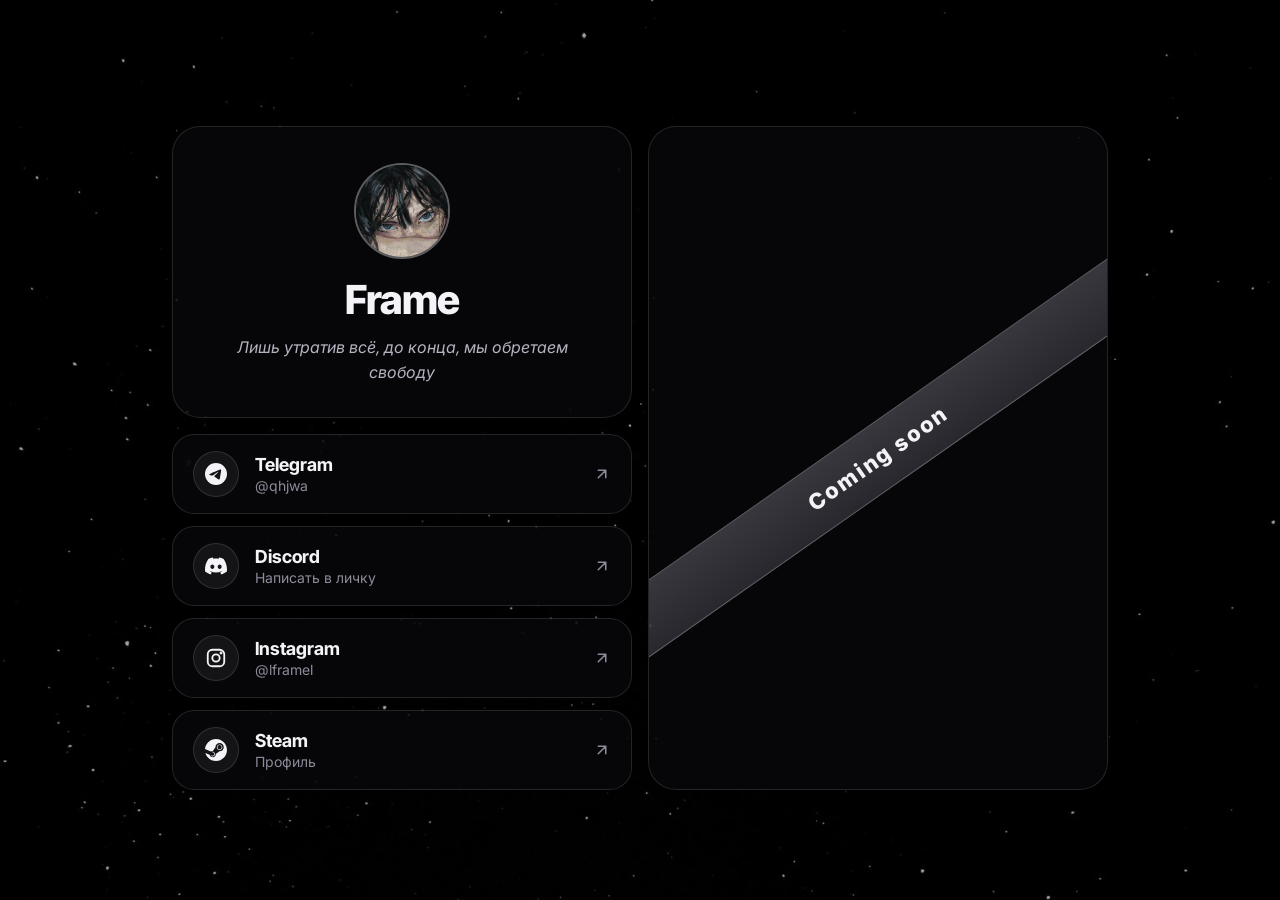
<file: index.html>
<!DOCTYPE html>
<html lang="ru">

<head>
    <meta charset="UTF-8" />
    <meta name="viewport" content="width=device-width, initial-scale=1.0" />
    <title>Frame | Ссылки</title>
    <meta name="description" content="Лишь утратив всё, до конца, мы обретаем свободу" />
    <link rel="preconnect" href="https://fonts.googleapis.com">
    <link rel="preconnect" href="https://fonts.gstatic.com" crossorigin>
    <link href="https://fonts.googleapis.com/css2?family=Inter:wght@400;500;600&family=Inter+Tight:wght@700;800&display=swap" rel="stylesheet">
    <link rel="stylesheet" href="styles.css">
</head>

<body>
    <video class="bg-video" autoplay muted loop playsinline preload="auto" poster="stars.jpg" aria-hidden="true">
        <source src="background.mp4" type="video/mp4">
    </video>
    <div class="bg-overlay" aria-hidden="true"></div>

    <div class="layout">

    <main class="page">

        <!-- Профиль -->
        <section class="card card-profile">
            <img src="avatar.jpg" alt="Frame" class="avatar" />
            <h1 class="profile-name">Frame</h1>
            <p class="profile-bio">Лишь утратив всё, до конца, мы обретаем свободу</p>
        </section>

        <!-- Ссылки -->
        <nav class="links" aria-label="Мои ссылки">
            <a href="https://t.me/qhjwa" class="card link" target="_blank" rel="noopener">
                <span class="link-icon" aria-hidden="true">
                    <svg width="22" height="22" viewBox="0 0 24 24" fill="currentColor">
                        <path d="M11.944 0A12 12 0 0 0 0 12a12 12 0 0 0 12 12 12 12 0 0 0 12-12A12 12 0 0 0 12 0a12 12 0 0 0-.056 0zm4.962 7.224c.1-.002.321.023.465.14a.506.506 0 0 1 .171.325c.016.093.036.306.02.472-.18 1.898-.962 6.502-1.36 8.627-.168.9-.499 1.201-.82 1.23-.696.065-1.225-.46-1.9-.902-1.056-.693-1.653-1.124-2.678-1.8-1.185-.78-.417-1.21.258-1.91.177-.184 3.247-2.977 3.307-3.23.007-.032.014-.15-.056-.212s-.174-.041-.249-.024c-.106.024-1.793 1.14-5.061 3.345-.48.33-.913.49-1.302.48-.428-.008-1.252-.241-1.865-.44-.752-.245-1.349-.374-1.297-.789.027-.216.325-.437.893-.663 3.498-1.524 5.83-2.529 6.998-3.014 3.332-1.386 4.025-1.627 4.476-1.635z"/>
                    </svg>
                </span>
                <span class="link-text">
                    <span class="link-name">Telegram</span>
                    <span class="link-handle">@qhjwa</span>
                </span>
                <svg class="link-arrow" width="18" height="18" viewBox="0 0 24 24" fill="none" stroke="currentColor" stroke-width="2" stroke-linecap="round" stroke-linejoin="round" aria-hidden="true">
                    <path d="M7 17L17 7M17 7H7M17 7v10"/>
                </svg>
            </a>

            <a href="https://discord.com/users/1007727947723059330" class="card link" target="_blank" rel="noopener">
                <span class="link-icon" aria-hidden="true">
                    <svg width="22" height="22" viewBox="0 0 24 24" fill="currentColor">
                        <path d="M20.317 4.3698a19.7913 19.7913 0 00-4.8851-1.5152.0741.0741 0 00-.0785.0371c-.211.3753-.4447.8648-.6083 1.2495-1.8447-.2762-3.68-.2762-5.4868 0-.1636-.3933-.4058-.8742-.6177-1.2495a.077.077 0 00-.0785-.037 19.7363 19.7363 0 00-4.8852 1.515.0699.0699 0 00-.0321.0277C.5334 9.0458-.319 13.5799.0992 18.0578a.0824.0824 0 00.0312.0561c2.0528 1.5076 4.0413 2.4228 5.9929 3.0294a.0777.0777 0 00.0842-.0276c.4616-.6304.8731-1.2952 1.226-1.9942a.076.076 0 00-.0416-.1057c-.6528-.2476-1.2743-.5495-1.8722-.8923a.077.077 0 01-.0076-.1277c.1258-.0943.2517-.1923.3718-.2914a.0743.0743 0 01.0776-.0105c3.9278 1.7933 8.18 1.7933 12.0614 0a.0739.0739 0 01.0785.0095c.1202.099.246.1981.3728.2924a.077.077 0 01-.0066.1276 12.2986 12.2986 0 01-1.873.8914.0766.0766 0 00-.0407.1067c.3604.698.7719 1.3628 1.225 1.9932a.076.076 0 00.0842.0286c1.961-.6067 3.9495-1.5219 6.0023-3.0294a.077.077 0 00.0313-.0552c.5004-5.177-.8382-9.6739-3.5485-13.6604a.061.061 0 00-.0312-.0286zM8.02 15.3312c-1.1825 0-2.1569-1.0857-2.1569-2.419 0-1.3332.9555-2.4189 2.157-2.4189 1.2108 0 2.1757 1.0952 2.1568 2.419 0 1.3332-.9555 2.4189-2.1569 2.4189zm7.9748 0c-1.1825 0-2.1569-1.0857-2.1569-2.419 0-1.3332.9554-2.4189 2.1569-2.4189 1.2108 0 2.1757 1.0952 2.1568 2.419 0 1.3332-.946 2.4189-2.1568 2.4189Z"/>
                    </svg>
                </span>
                <span class="link-text">
                    <span class="link-name">Discord</span>
                    <span class="link-handle">Написать в личку</span>
                </span>
                <svg class="link-arrow" width="18" height="18" viewBox="0 0 24 24" fill="none" stroke="currentColor" stroke-width="2" stroke-linecap="round" stroke-linejoin="round" aria-hidden="true">
                    <path d="M7 17L17 7M17 7H7M17 7v10"/>
                </svg>
            </a>

            <a href="https://www.instagram.com/lframel/" class="card link" target="_blank" rel="noopener">
                <span class="link-icon" aria-hidden="true">
                    <svg width="22" height="22" viewBox="0 0 24 24" fill="none" stroke="currentColor" stroke-width="2" stroke-linecap="round" stroke-linejoin="round">
                        <rect x="3" y="3" width="18" height="18" rx="5"/>
                        <circle cx="12" cy="12" r="4"/>
                        <circle cx="17.5" cy="6.5" r="0.6" fill="currentColor"/>
                    </svg>
                </span>
                <span class="link-text">
                    <span class="link-name">Instagram</span>
                    <span class="link-handle">@lframel</span>
                </span>
                <svg class="link-arrow" width="18" height="18" viewBox="0 0 24 24" fill="none" stroke="currentColor" stroke-width="2" stroke-linecap="round" stroke-linejoin="round" aria-hidden="true">
                    <path d="M7 17L17 7M17 7H7M17 7v10"/>
                </svg>
            </a>

            <a href="https://steamcommunity.com/profiles/76561199114132205/" class="card link" target="_blank" rel="noopener">
                <span class="link-icon" aria-hidden="true">
                    <svg width="22" height="22" viewBox="0 0 24 24" fill="currentColor">
                        <path d="M11.979 0C5.678 0 .511 4.86.022 11.037l6.432 2.658c.545-.371 1.203-.59 1.912-.59.063 0 .125.004.188.006l2.861-4.142V8.91c0-2.495 2.028-4.524 4.524-4.524 2.494 0 4.524 2.031 4.524 4.527s-2.03 4.525-4.524 4.525h-.105l-4.076 2.911c0 .052.004.105.004.159 0 1.875-1.515 3.396-3.39 3.396-1.635 0-3.016-1.173-3.331-2.727L.436 15.27C1.862 20.307 6.486 24 11.979 24c6.627 0 11.999-5.373 11.999-12S18.605 0 11.979 0zM7.54 18.21l-1.473-.61c.262.543.714.999 1.314 1.25 1.297.539 2.793-.076 3.332-1.375.263-.63.264-1.319.005-1.949s-.75-1.121-1.377-1.383c-.624-.26-1.29-.249-1.878-.03l1.523.63c.956.4 1.409 1.5 1.009 2.455-.397.957-1.497 1.41-2.454 1.012H7.54zm11.415-9.303c0-1.662-1.353-3.015-3.015-3.015-1.665 0-3.015 1.353-3.015 3.015 0 1.665 1.35 3.015 3.015 3.015 1.663 0 3.015-1.35 3.015-3.015zm-5.273-.005c0-1.252 1.013-2.266 2.265-2.266 1.249 0 2.266 1.014 2.266 2.266 0 1.251-1.017 2.265-2.266 2.265-1.253 0-2.265-1.014-2.265-2.265z"/>
                    </svg>
                </span>
                <span class="link-text">
                    <span class="link-name">Steam</span>
                    <span class="link-handle">Профиль</span>
                </span>
                <svg class="link-arrow" width="18" height="18" viewBox="0 0 24 24" fill="none" stroke="currentColor" stroke-width="2" stroke-linecap="round" stroke-linejoin="round" aria-hidden="true">
                    <path d="M7 17L17 7M17 7H7M17 7v10"/>
                </svg>
            </a>
        </nav>

    </main>

    <!-- Скоро -->
    <aside class="card card-soon" aria-label="Скоро">
        <div class="soon-ribbon"><span>Coming soon</span></div>
    </aside>

    </div>
</body>

</html>
</file>
<file: styles.css>
/* ── Токены ──────────────────────────────────────────────────── */
:root {
    --bg: #000000;
    --card-bg: rgba(12, 12, 18, 0.55);
    --card-border: rgba(255, 255, 255, 0.12);
    --card-border-hover: rgba(255, 255, 255, 0.35);
    --text-primary: #f4f4f8;
    --text-secondary: #b4b4c0;
    --text-muted: #8c8c9a;
    --surface: rgba(255, 255, 255, 0.06);
    --accent: #c9d6ff;
    --radius-card: 28px;
    --transition: 0.22s ease;
}

*, *::before, *::after {
    box-sizing: border-box;
    margin: 0;
    padding: 0;
}

html {
    font-size: 16px;
    -webkit-text-size-adjust: 100%;
}

/* ── Фон со звёздами ─────────────────────────────────────────── */
body {
    font-family: 'Inter', system-ui, -apple-system, sans-serif;
    background-color: var(--bg);
    color: var(--text-primary);
    min-height: 100vh;
    padding: 64px 20px 48px;
    display: flex;
    justify-content: center;
    align-items: center;
}

/* ── Видео-фон ───────────────────────────────────────────────── */
.bg-video {
    position: fixed;
    inset: 0;
    width: 100%;
    height: 100%;
    object-fit: cover;
    z-index: -2;
    pointer-events: none;
}

.bg-overlay {
    position: fixed;
    inset: 0;
    z-index: -1;
    background: rgba(0, 0, 0, 0.35);
    pointer-events: none;
}

a {
    color: inherit;
    text-decoration: none;
}

.page {
    width: 100%;
    max-width: 460px;
    display: flex;
    flex-direction: column;
    gap: 16px;
}

/* ── Карточки ────────────────────────────────────────────────── */
.card {
    background: var(--card-bg);
    border: 1px solid var(--card-border);
    border-radius: var(--radius-card);
    -webkit-backdrop-filter: blur(14px);
    backdrop-filter: blur(14px);
}

/* ── Профиль ─────────────────────────────────────────────────── */
.card-profile {
    padding: 36px 28px 32px;
    display: flex;
    flex-direction: column;
    align-items: center;
    text-align: center;
}

.avatar {
    width: 96px;
    height: 96px;
    border-radius: 50%;
    object-fit: cover;
    border: 2px solid var(--card-border-hover);
    margin-bottom: 20px;
}

.profile-name {
    font-family: 'Inter Tight', 'Inter', system-ui, sans-serif;
    font-size: clamp(30px, 8vw, 40px);
    font-weight: 800;
    line-height: 1.05;
    letter-spacing: -0.02em;
    margin-bottom: 14px;
}

.profile-bio {
    font-size: 16px;
    line-height: 1.55;
    font-style: italic;
    color: var(--text-secondary);
    max-width: 34ch;
}

/* ── Ссылки ──────────────────────────────────────────────────── */
.links {
    display: flex;
    flex-direction: column;
    gap: 12px;
}

.link {
    display: flex;
    align-items: center;
    gap: 16px;
    padding: 16px 20px;
    border-radius: 22px;
    transition: border-color var(--transition), transform var(--transition), background var(--transition);
}

.link:hover {
    border-color: var(--card-border-hover);
    background: rgba(24, 24, 34, 0.65);
    transform: translateY(-2px);
}

.link:focus-visible {
    outline: 2px solid var(--accent);
    outline-offset: 3px;
}

.link-icon {
    flex-shrink: 0;
    display: inline-flex;
    align-items: center;
    justify-content: center;
    width: 46px;
    height: 46px;
    border-radius: 50%;
    background: var(--surface);
    border: 1px solid var(--card-border);
    color: var(--text-primary);
}

.link-text {
    flex: 1;
    display: flex;
    flex-direction: column;
    gap: 2px;
    min-width: 0;
}

.link-name {
    font-family: 'Inter Tight', 'Inter', system-ui, sans-serif;
    font-size: 18px;
    font-weight: 700;
}

.link-handle {
    font-size: 14px;
    color: var(--text-muted);
    overflow: hidden;
    text-overflow: ellipsis;
    white-space: nowrap;
}

.link-arrow {
    flex-shrink: 0;
    color: var(--text-muted);
    transition: color var(--transition), transform var(--transition);
}

.link:hover .link-arrow {
    color: var(--accent);
    transform: translate(2px, -2px);
}

/* ── Раскладка: две колонки ──────────────────────────────────── */
.layout {
    width: 100%;
    max-width: 936px;
    display: flex;
    justify-content: center;
    align-items: stretch;
    gap: 16px;
}

.layout > .page {
    flex: 0 1 460px;
    width: auto;
}

/* ── Блок «Coming soon» ──────────────────────────────────────── */
.card-soon {
    flex: 0 1 460px;
    position: relative;
    overflow: hidden;
    min-height: 240px;
}

.soon-ribbon {
    position: absolute;
    top: 50%;
    left: 50%;
    width: 170%;
    padding: 18px 0;
    transform: translate(-50%, -50%) rotate(-35deg);
    text-align: center;
    background: linear-gradient(180deg, rgba(168, 168, 182, 0.30), rgba(118, 118, 132, 0.30));
    border-top: 1px solid rgba(255, 255, 255, 0.22);
    border-bottom: 1px solid rgba(255, 255, 255, 0.22);
}

.soon-ribbon span {
    font-family: 'Inter Tight', 'Inter', system-ui, sans-serif;
    font-size: 22px;
    font-weight: 800;
    letter-spacing: 0.12em;
    color: var(--text-primary);
}

@media (max-width: 980px) {
    .layout {
        flex-direction: column;
        align-items: center;
        max-width: 460px;
    }
    .layout > .page,
    .card-soon {
        flex: none;
        width: 100%;
    }
    .card-soon {
        min-height: 220px;
    }
}

@media (max-width: 480px) {
    body {
        padding: 40px 14px 32px;
    }
}

@media (prefers-reduced-motion: reduce) {
    .bg-video { display: none; }
    body {
        background-image: url("stars.jpg");
        background-size: cover;
        background-position: center;
    }
    .link, .link-arrow { transition: none; }
    .link:hover { transform: none; }
}
</file>
